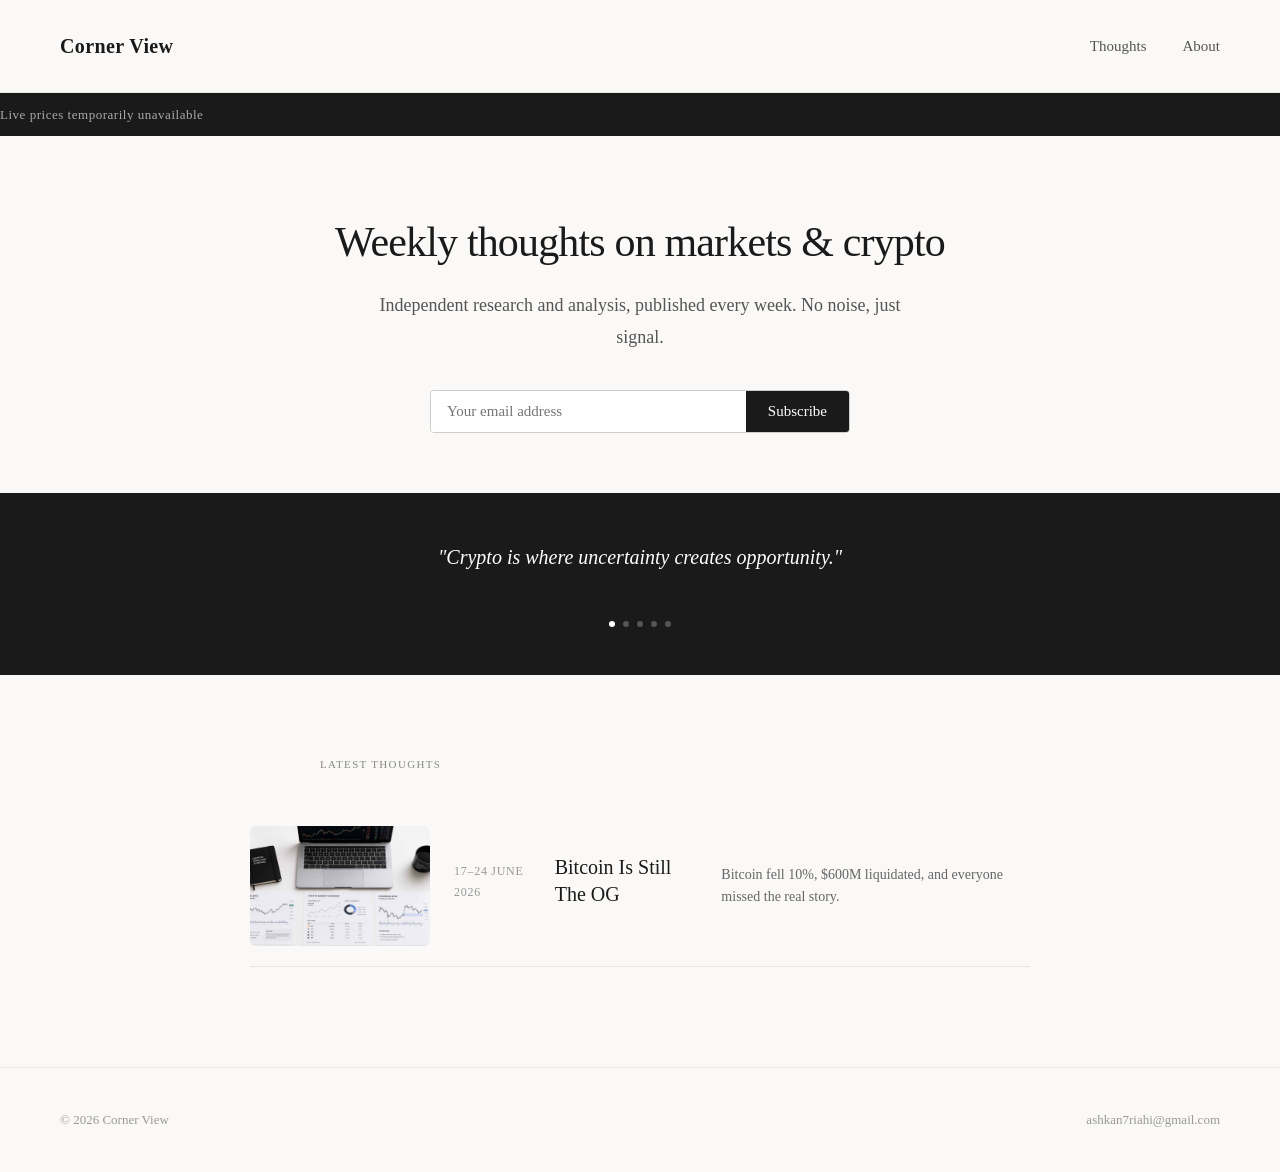
<file: index.html>
<!DOCTYPE html>
<html lang="en">
<head>
  <meta charset="UTF-8" />
  <meta name="viewport" content="width=device-width, initial-scale=1.0" />
  <title>Corner View</title>
  <link rel="stylesheet" href="style.css" />
  <style>
    /* TICKER */
    .ticker-bar {
      background: #1a1a1a;
      color: #fff;
      padding: 10px 0;
      overflow: hidden;
      font-size: 13px;
      letter-spacing: 0.04em;
    }

    .ticker-track {
      display: flex;
      gap: 60px;
      animation: ticker-scroll 30s linear infinite;
      white-space: nowrap;
    }

    .ticker-track:hover {
      animation-play-state: paused;
    }

    .ticker-item {
      display: inline-flex;
      align-items: center;
      gap: 8px;
    }

    .ticker-item .name {
      color: #aaa;
    }

    .ticker-item .price {
      color: #fff;
      font-weight: bold;
    }

    .ticker-item .change.up {
      color: #4caf50;
    }

    .ticker-item .change.down {
      color: #f44336;
    }

    @keyframes ticker-scroll {
      0% { transform: translateX(0); }
      100% { transform: translateX(-50%); }
    }

    /* QUOTE ROTATOR */
    .quote-section {
      background: #1a1a1a;
      padding: 48px 40px;
      text-align: center;
      margin-bottom: 80px;
    }

    .quote-rotator {
      max-width: 680px;
      margin: 0 auto;
      position: relative;
      min-height: 60px;
    }

    .quote-slide {
      position: absolute;
      top: 0;
      left: 0;
      right: 0;
      opacity: 0;
      transition: opacity 0.8s ease;
      font-size: 20px;
      color: #fff;
      font-style: italic;
      line-height: 1.6;
      font-family: 'Georgia', serif;
    }

    .quote-slide.active {
      opacity: 1;
      position: relative;
    }

    .quote-dots {
      display: flex;
      justify-content: center;
      gap: 8px;
      margin-top: 20px;
    }

    .quote-dot {
      width: 6px;
      height: 6px;
      border-radius: 50%;
      background: #555;
      cursor: pointer;
      transition: background 0.3s;
    }

    .quote-dot.active {
      background: #fff;
    }
  </style>
</head>
<body>

  <nav>
    <a href="index.html" class="nav-logo">Corner View</a>
    <ul class="nav-links">
      <li><a href="thoughts.html">Thoughts</a></li>
      <li><a href="about.html">About</a></li>
    </ul>
  </nav>

  <!-- TICKER -->
  <div class="ticker-bar">
    <div class="ticker-track" id="tickerTrack">
      <!-- filled by JS -->
    </div>
  </div>

  <section class="hero">
    <h1>Weekly thoughts on markets & crypto</h1>
    <p>Independent research and analysis, published every week. No noise, just signal.</p>
    <form class="subscribe-form" onsubmit="handleSubscribe(event)">
      <input type="email" placeholder="Your email address" required />
      <button type="submit">Subscribe</button>
    </form>
  </section>

  <!-- QUOTE ROTATOR -->
  <div class="quote-section">
    <div class="quote-rotator" id="quoteRotator">
      <div class="quote-slide active">"Crypto is where uncertainty creates opportunity."</div>
      <div class="quote-slide">"Focus is the skill that separates traders from spectators."</div>
      <div class="quote-slide">"Patience turns noise into opportunity."</div>
      <div class="quote-slide">"Big profits are usually built in the long run, not found overnight."</div>
      <div class="quote-slide">"Trading isn't hard to learn; mastering patience is the real challenge."</div>
    </div>
    <div class="quote-dots" id="quoteDots"></div>
  </div>

  <div class="section-label">Latest thoughts</div>

  <div class="posts-grid">
    <a href="post-1.html" class="post-card">
      <img src="post1.jpg" alt="Bitcoin Weekly" />
      <div class="post-date">17–24 JUNE 2026</div>
      <h3>Bitcoin Is Still The OG</h3>
      <p>Bitcoin fell 10%, $600M liquidated, and everyone missed the real story.</p>
    </a>
  </div>

  <footer>
    <span>© 2026 Corner View</span>
    <a href="mailto:ashkan7riahi@gmail.com">ashkan7riahi@gmail.com</a>
  </footer>

  <script>
    // SUBSCRIBE
    function handleSubscribe(e) {
      e.preventDefault();
      const input = e.target.querySelector('input');
      alert('Thank you! ' + input.value + ' has been subscribed.');
      input.value = '';
    }

    // TICKER
    const coins = ['BTC', 'ETH', 'SOL', 'BNB', 'XRP'];
    async function fetchPrices() {
      try {
        const ids = 'bitcoin,ethereum,solana,binancecoin,ripple';
        const res = await fetch(`https://api.coingecko.com/api/v3/simple/price?ids=${ids}&vs_currencies=usd&include_24hr_change=true`);
        const data = await res.json();
        const map = {
          BTC: data.bitcoin,
          ETH: data.ethereum,
          SOL: data.solana,
          BNB: data.binancecoin,
          XRP: data.ripple
        };
        let html = '';
        for (let i = 0; i < 2; i++) {
          for (const [symbol, info] of Object.entries(map)) {
            if (!info) continue;
            const change = info.usd_24h_change?.toFixed(2);
            const dir = change >= 0 ? 'up' : 'down';
            const arrow = change >= 0 ? '▲' : '▼';
            html += `<span class="ticker-item">
              <span class="name">${symbol}</span>
              <span class="price">$${info.usd.toLocaleString()}</span>
              <span class="change ${dir}">${arrow} ${Math.abs(change)}%</span>
            </span>`;
          }
        }
        document.getElementById('tickerTrack').innerHTML = html;
      } catch (e) {
        document.getElementById('tickerTrack').innerHTML =
          '<span class="ticker-item"><span class="name">Live prices temporarily unavailable</span></span>';
      }
    }
    fetchPrices();
    setInterval(fetchPrices, 60000);

    // QUOTE ROTATOR
    const slides = document.querySelectorAll('.quote-slide');
    const dotsContainer = document.getElementById('quoteDots');
    let current = 0;

    slides.forEach((_, i) => {
      const dot = document.createElement('div');
      dot.className = 'quote-dot' + (i === 0 ? ' active' : '');
      dot.onclick = () => goTo(i);
      dotsContainer.appendChild(dot);
    });

    function goTo(n) {
      slides[current].classList.remove('active');
      dotsContainer.children[current].classList.remove('active');
      current = n;
      slides[current].classList.add('active');
      dotsContainer.children[current].classList.add('active');
    }

    setInterval(() => {
      goTo((current + 1) % slides.length);
    }, 4000);
  </script>

</body>
</html>
</file>
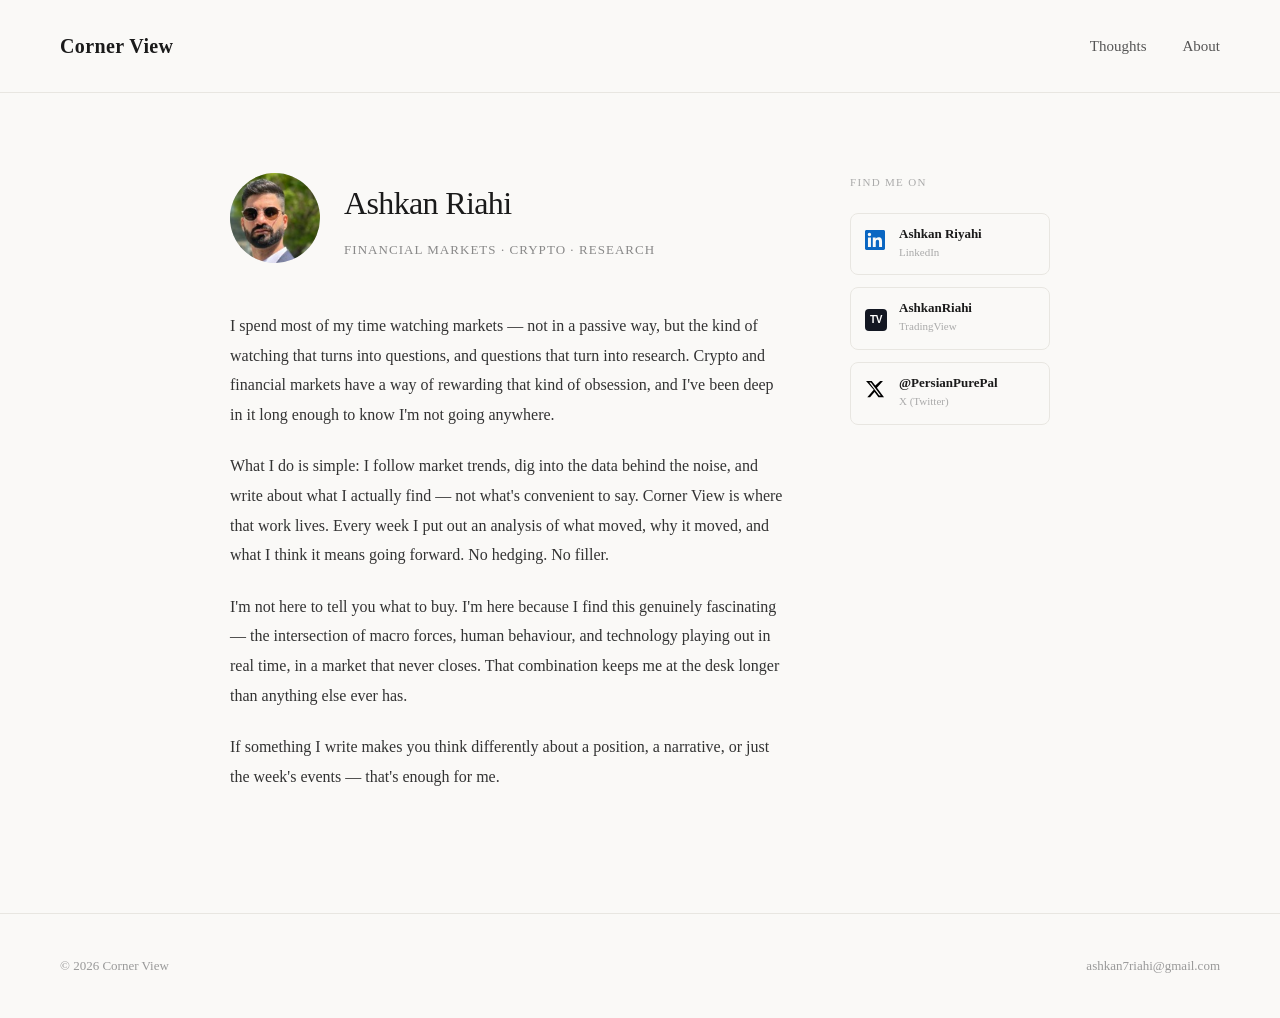
<file: about.html>
<!DOCTYPE html>
<html lang="en">
<head>
  <meta charset="UTF-8" />
  <meta name="viewport" content="width=device-width, initial-scale=1.0" />
  <title>About — Corner View</title>
  <link rel="stylesheet" href="style.css" />
  <style>
    .about-page {
      max-width: 900px;
      margin: 80px auto 100px;
      padding: 0 40px;
      display: flex;
      gap: 60px;
      align-items: flex-start;
    }

    /* LEFT — main content */
    .about-main {
      flex: 1;
    }

    .about-header {
      display: flex;
      align-items: center;
      gap: 24px;
      margin-bottom: 48px;
    }

    .about-header img {
      width: 90px;
      height: 90px;
      border-radius: 50%;
      object-fit: cover;
      object-position: center top;
      flex-shrink: 0;
    }

    .about-header-text h1 {
      font-size: 32px;
      font-weight: normal;
      letter-spacing: -0.02em;
      margin-bottom: 6px;
    }

    .about-header-text .tagline {
      font-size: 13px;
      color: #888;
      letter-spacing: 0.08em;
      text-transform: uppercase;
    }

    .about-body p {
      margin-bottom: 22px;
      color: #333;
      line-height: 1.85;
      font-size: 16px;
    }

    /* RIGHT — sticky social */
    .about-sidebar {
      width: 200px;
      flex-shrink: 0;
      position: sticky;
      top: 100px;
    }

    .sidebar-label {
      font-size: 11px;
      letter-spacing: 0.12em;
      text-transform: uppercase;
      color: #aaa;
      margin-bottom: 20px;
    }

    .social-links {
      display: flex;
      flex-direction: column;
      gap: 12px;
    }

    .social-link {
      display: flex;
      align-items: center;
      gap: 12px;
      text-decoration: none;
      color: #1a1a1a;
      font-size: 14px;
      padding: 12px 14px;
      border: 1px solid #e8e6e1;
      border-radius: 8px;
      transition: border-color 0.2s, background 0.2s;
    }

    .social-link:hover {
      border-color: #1a1a1a;
      background: #f5f4f0;
    }

    .social-link .icon {
      width: 22px;
      flex-shrink: 0;
    }

    .social-link .link-info .name {
      font-size: 13px;
      font-weight: bold;
      line-height: 1.3;
    }

    .social-link .link-info .platform {
      font-size: 11px;
      color: #aaa;
    }

    @media (max-width: 700px) {
      .about-page {
        flex-direction: column;
        gap: 48px;
      }

      .about-sidebar {
        width: 100%;
        position: static;
      }

      .social-links {
        flex-direction: row;
        flex-wrap: wrap;
      }
    }
  </style>
</head>
<body>

  <nav>
    <a href="index.html" class="nav-logo">Corner View</a>
    <ul class="nav-links">
      <li><a href="thoughts.html">Thoughts</a></li>
      <li><a href="about.html">About</a></li>
    </ul>
  </nav>

  <div class="about-page">

    <!-- LEFT -->
    <div class="about-main">

      <div class="about-header">
        <img src="profile.jpg" alt="Ashkan Riahi" />
        <div class="about-header-text">
          <h1>Ashkan Riahi</h1>
          <div class="tagline">Financial Markets · Crypto · Research</div>
        </div>
      </div>

      <div class="about-body">
        <p>
          I spend most of my time watching markets — not in a passive way, but the kind
          of watching that turns into questions, and questions that turn into research.
          Crypto and financial markets have a way of rewarding that kind of obsession,
          and I've been deep in it long enough to know I'm not going anywhere.
        </p>
        <p>
          What I do is simple: I follow market trends, dig into the data behind the noise,
          and write about what I actually find — not what's convenient to say. Corner View
          is where that work lives. Every week I put out an analysis of what moved, why it
          moved, and what I think it means going forward. No hedging. No filler.
        </p>
        <p>
          I'm not here to tell you what to buy. I'm here because I find this genuinely
          fascinating — the intersection of macro forces, human behaviour, and technology
          playing out in real time, in a market that never closes. That combination keeps
          me at the desk longer than anything else ever has.
        </p>
        <p>
          If something I write makes you think differently about a position, a narrative,
          or just the week's events — that's enough for me.
        </p>
      </div>

    </div>

    <!-- RIGHT — sticky sidebar -->
    <div class="about-sidebar">
      <div class="sidebar-label">Find me on</div>
      <div class="social-links">

        <a href="https://www.linkedin.com/in/askanriyahig7" target="_blank" class="social-link">
          <span class="icon">
            <svg xmlns="http://www.w3.org/2000/svg" width="20" height="20" viewBox="0 0 24 24" fill="#0A66C2">
              <path d="M20.447 20.452h-3.554v-5.569c0-1.328-.027-3.037-1.852-3.037-1.853 0-2.136 1.445-2.136 2.939v5.667H9.351V9h3.414v1.561h.046c.477-.9 1.637-1.85 3.37-1.85 3.601 0 4.267 2.37 4.267 5.455v6.286zM5.337 7.433a2.062 2.062 0 0 1-2.063-2.065 2.064 2.064 0 1 1 2.063 2.065zm1.782 13.019H3.555V9h3.564v11.452zM22.225 0H1.771C.792 0 0 .774 0 1.729v20.542C0 23.227.792 24 1.771 24h20.451C23.2 24 24 23.227 24 22.271V1.729C24 .774 23.2 0 22.222 0h.003z"/>
            </svg>
          </span>
          <div class="link-info">
            <div class="name">Ashkan Riyahi</div>
            <div class="platform">LinkedIn</div>
          </div>
        </a>

        <a href="https://www.tradingview.com/u/AshkanRiahi/" target="_blank" class="social-link">
          <span class="icon">
            <span style="display:inline-flex;align-items:center;justify-content:center;width:22px;height:22px;background:#131722;border-radius:4px;font-size:10px;font-weight:bold;color:#fff;letter-spacing:-0.5px;font-family:sans-serif;">TV</span>
          </span>
          <div class="link-info">
            <div class="name">AshkanRiahi</div>
            <div class="platform">TradingView</div>
          </div>
        </a>

        <a href="https://x.com/PersianPurePal" target="_blank" class="social-link">
          <span class="icon">
            <svg xmlns="http://www.w3.org/2000/svg" width="20" height="20" viewBox="0 0 24 24" fill="#000000">
              <path d="M18.244 2.25h3.308l-7.227 8.26 8.502 11.24H16.17l-4.714-6.231-5.401 6.231H2.746l7.73-8.835L1.254 2.25H8.08l4.259 5.63zm-1.161 17.52h1.833L7.084 4.126H5.117z"/>
            </svg>
          </span>
          <div class="link-info">
            <div class="name">@PersianPurePal</div>
            <div class="platform">X (Twitter)</div>
          </div>
        </a>

      </div>
    </div>

  </div>

  <footer>
    <span>© 2026 Corner View</span>
    <a href="mailto:ashkan7riahi@gmail.com">ashkan7riahi@gmail.com</a>
  </footer>

</body>
</html>
</file>
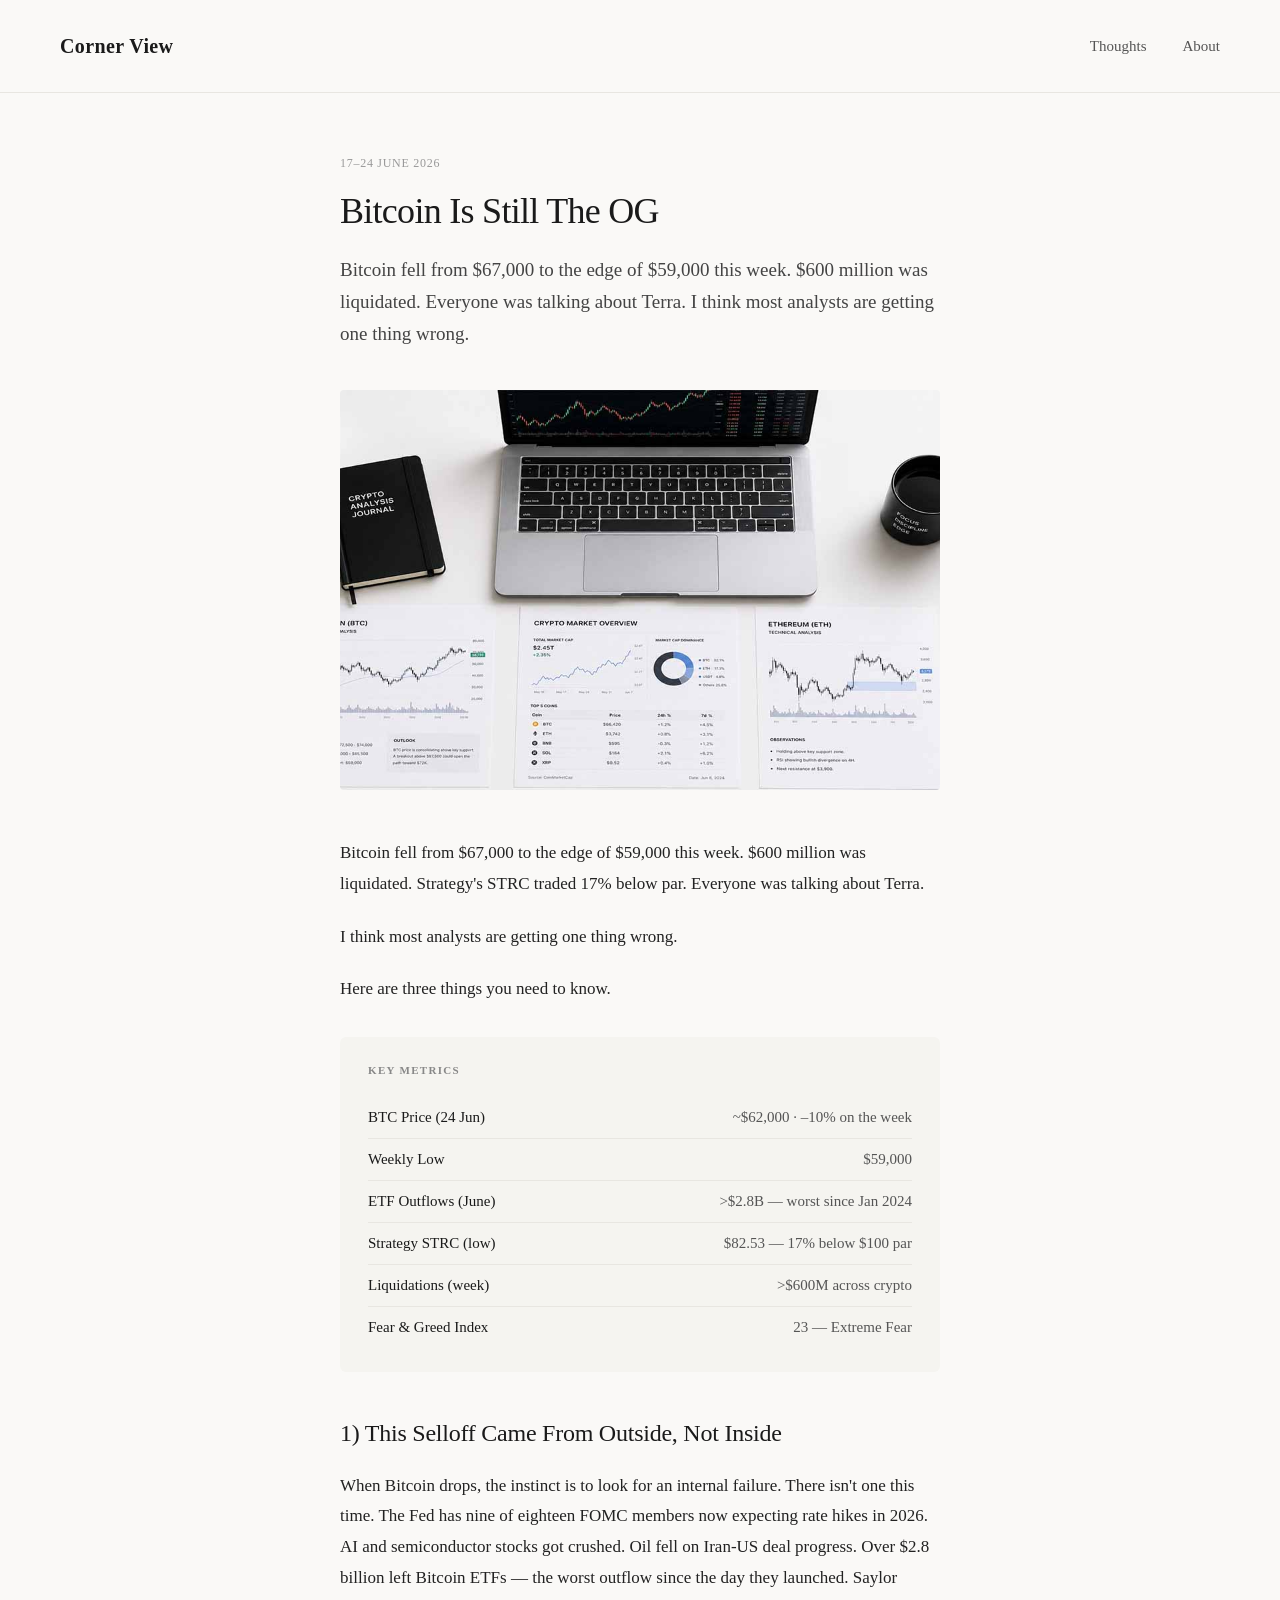
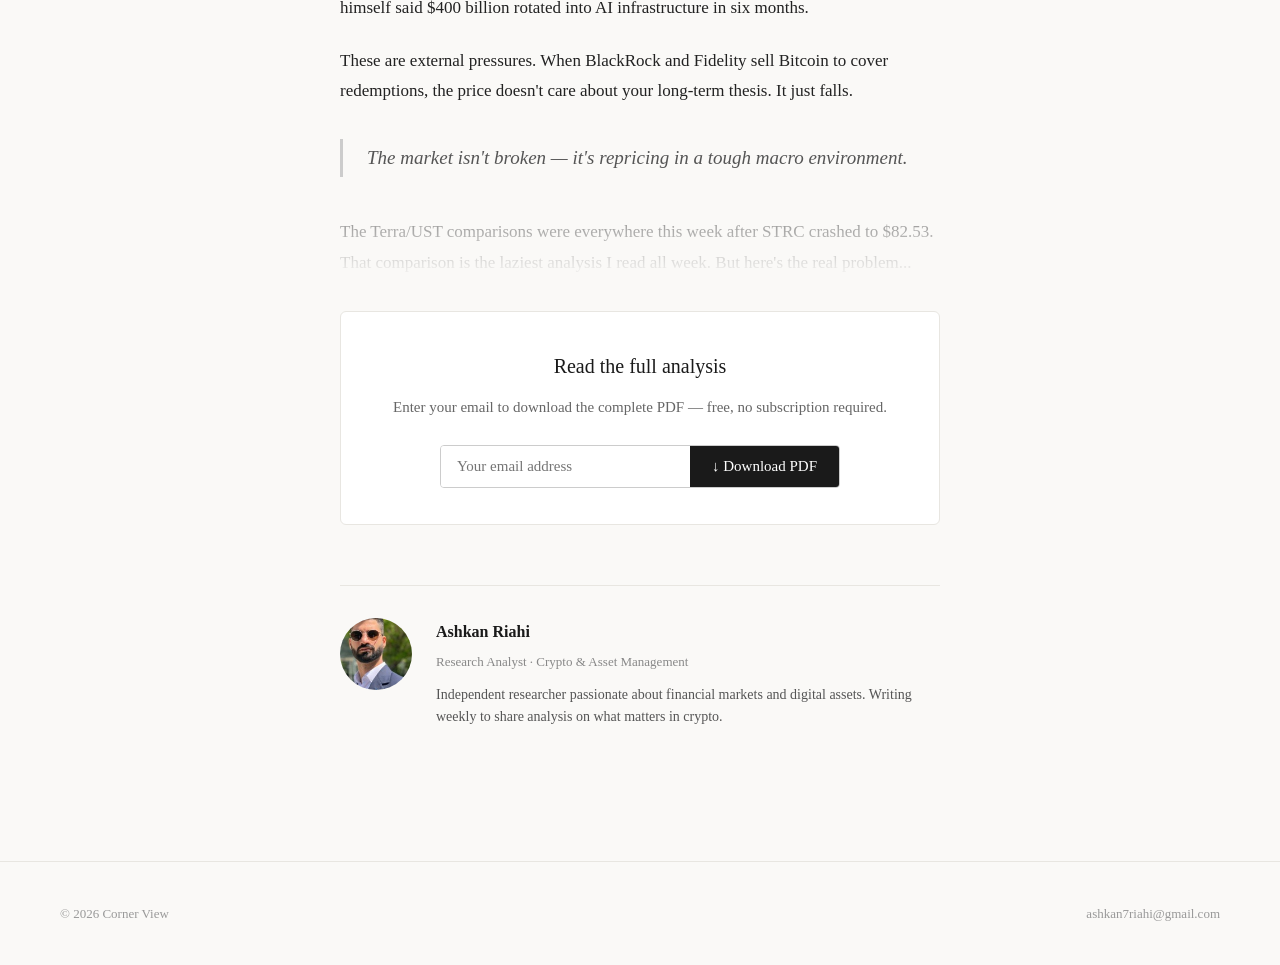
<file: post-1.html>
<!DOCTYPE html>
<html lang="en">
<head>
  <meta charset="UTF-8" />
  <meta name="viewport" content="width=device-width, initial-scale=1.0" />
  <title>Bitcoin Is Still The OG — Corner View</title>
  <link rel="stylesheet" href="style.css" />
  <style>
    .paywall {
      position: relative;
      margin-top: 40px;
    }

    .paywall-fade {
      position: relative;
      max-height: 100px;
      overflow: hidden;
    }

    .paywall-fade::after {
      content: '';
      position: absolute;
      bottom: 0;
      left: 0;
      right: 0;
      height: 100px;
      background: linear-gradient(to bottom, transparent, #faf9f7);
    }

    .paywall-box {
      border: 1px solid #e8e6e1;
      border-radius: 6px;
      padding: 36px 40px;
      text-align: center;
      margin-top: 32px;
      background: #fff;
    }

    .paywall-box h3 {
      font-size: 20px;
      font-weight: normal;
      margin-bottom: 10px;
    }

    .paywall-box p {
      font-size: 15px;
      color: #666;
      margin-bottom: 24px;
    }

    .paywall-form {
      display: flex;
      gap: 0;
      max-width: 400px;
      margin: 0 auto;
      border: 1px solid #ccc;
      border-radius: 4px;
      overflow: hidden;
    }

    .paywall-form input {
      flex: 1;
      padding: 12px 16px;
      border: none;
      font-size: 15px;
      background: #fff;
      outline: none;
      font-family: inherit;
    }

    .paywall-form button {
      padding: 12px 22px;
      background: #1a1a1a;
      color: #fff;
      border: none;
      font-size: 15px;
      cursor: pointer;
      font-family: inherit;
      white-space: nowrap;
    }

    .paywall-form button:hover {
      background: #333;
    }

    .key-metrics {
      background: #f5f4f0;
      border-radius: 6px;
      padding: 24px 28px;
      margin: 32px 0;
    }

    .key-metrics h4 {
      font-size: 11px;
      letter-spacing: 0.12em;
      text-transform: uppercase;
      color: #888;
      margin-bottom: 16px;
    }

    .key-metrics table {
      width: 100%;
      border-collapse: collapse;
      font-size: 15px;
    }

    .key-metrics td {
      padding: 7px 0;
      border-bottom: 1px solid #e8e6e1;
    }

    .key-metrics td:last-child {
      text-align: right;
      color: #555;
    }

    .key-metrics tr:last-child td {
      border-bottom: none;
    }
  </style>
</head>
<body>

  <nav>
    <a href="index.html" class="nav-logo">Corner View</a>
    <ul class="nav-links">
      <li><a href="thoughts.html">Thoughts</a></li>
      <li><a href="about.html">About</a></li>
    </ul>
  </nav>

  <div class="post-container">

    <div class="post-header">
      <div class="post-date">17–24 JUNE 2026</div>
      <h1>Bitcoin Is Still The OG</h1>
      <p class="post-intro">
        Bitcoin fell from $67,000 to the edge of $59,000 this week. $600 million was liquidated.
        Everyone was talking about Terra. I think most analysts are getting one thing wrong.
      </p>
    </div>

    <img class="post-cover" src="post1.jpg" alt="Bitcoin Weekly Analysis" />

    <div class="post-body">

      <p>
        Bitcoin fell from $67,000 to the edge of $59,000 this week. $600 million was liquidated.
        Strategy's STRC traded 17% below par. Everyone was talking about Terra.
      </p>

      <p>I think most analysts are getting one thing wrong.</p>

      <p>Here are three things you need to know.</p>

      <div class="key-metrics">
        <h4>Key Metrics</h4>
        <table>
          <tr><td>BTC Price (24 Jun)</td><td>~$62,000 · –10% on the week</td></tr>
          <tr><td>Weekly Low</td><td>$59,000</td></tr>
          <tr><td>ETF Outflows (June)</td><td>>$2.8B — worst since Jan 2024</td></tr>
          <tr><td>Strategy STRC (low)</td><td>$82.53 — 17% below $100 par</td></tr>
          <tr><td>Liquidations (week)</td><td>>$600M across crypto</td></tr>
          <tr><td>Fear & Greed Index</td><td>23 — Extreme Fear</td></tr>
        </table>
      </div>

      <h2>1) This Selloff Came From Outside, Not Inside</h2>

      <p>
        When Bitcoin drops, the instinct is to look for an internal failure. There isn't one this time.
        The Fed has nine of eighteen FOMC members now expecting rate hikes in 2026. AI and semiconductor
        stocks got crushed. Oil fell on Iran-US deal progress. Over $2.8 billion left Bitcoin ETFs —
        the worst outflow since the day they launched. Saylor himself said $400 billion rotated into
        AI infrastructure in six months.
      </p>

      <p>
        These are external pressures. When BlackRock and Fidelity sell Bitcoin to cover redemptions,
        the price doesn't care about your long-term thesis. It just falls.
      </p>

      <blockquote>
        The market isn't broken — it's repricing in a tough macro environment.
      </blockquote>

    </div>

    <!-- PAYWALL -->
    <div class="paywall">
      <div class="paywall-fade">
        <p style="color:#555; line-height:1.8;">
          The Terra/UST comparisons were everywhere this week after STRC crashed to $82.53.
          That comparison is the laziest analysis I read all week. But here's the real problem...
        </p>
      </div>

      <div class="paywall-box">
        <h3>Read the full analysis</h3>
        <p>Enter your email to download the complete PDF — free, no subscription required.</p>
        <form class="paywall-form" onsubmit="handleDownload(event)">
          <input type="email" placeholder="Your email address" required />
          <button type="submit">↓ Download PDF</button>
        </form>
      </div>
    </div>

    <!-- AUTHOR BOX -->
    <div class="author-box">
      <img src="profile.jpg" alt="Ashkan Riahi" />
      <div class="author-info">
        <h4>Ashkan Riahi</h4>
        <div class="author-title">Research Analyst · Crypto & Asset Management</div>
        <p>
          Independent researcher passionate about financial markets and digital assets.
          Writing weekly to share analysis on what matters in crypto.
        </p>
      </div>
    </div>

  </div>

  <footer>
    <span>© 2026 Corner View</span>
    <a href="mailto:ashkan7riahi@gmail.com">ashkan7riahi@gmail.com</a>
  </footer>

  <script>
    function handleDownload(e) {
      e.preventDefault();
      const email = e.target.querySelector('input').value;
      console.log('Email captured:', email);
      window.location.href = 'Cornerview-on-btc-17-to-24-june.pdf';
    }
  </script>

</body>
</html>
</file>
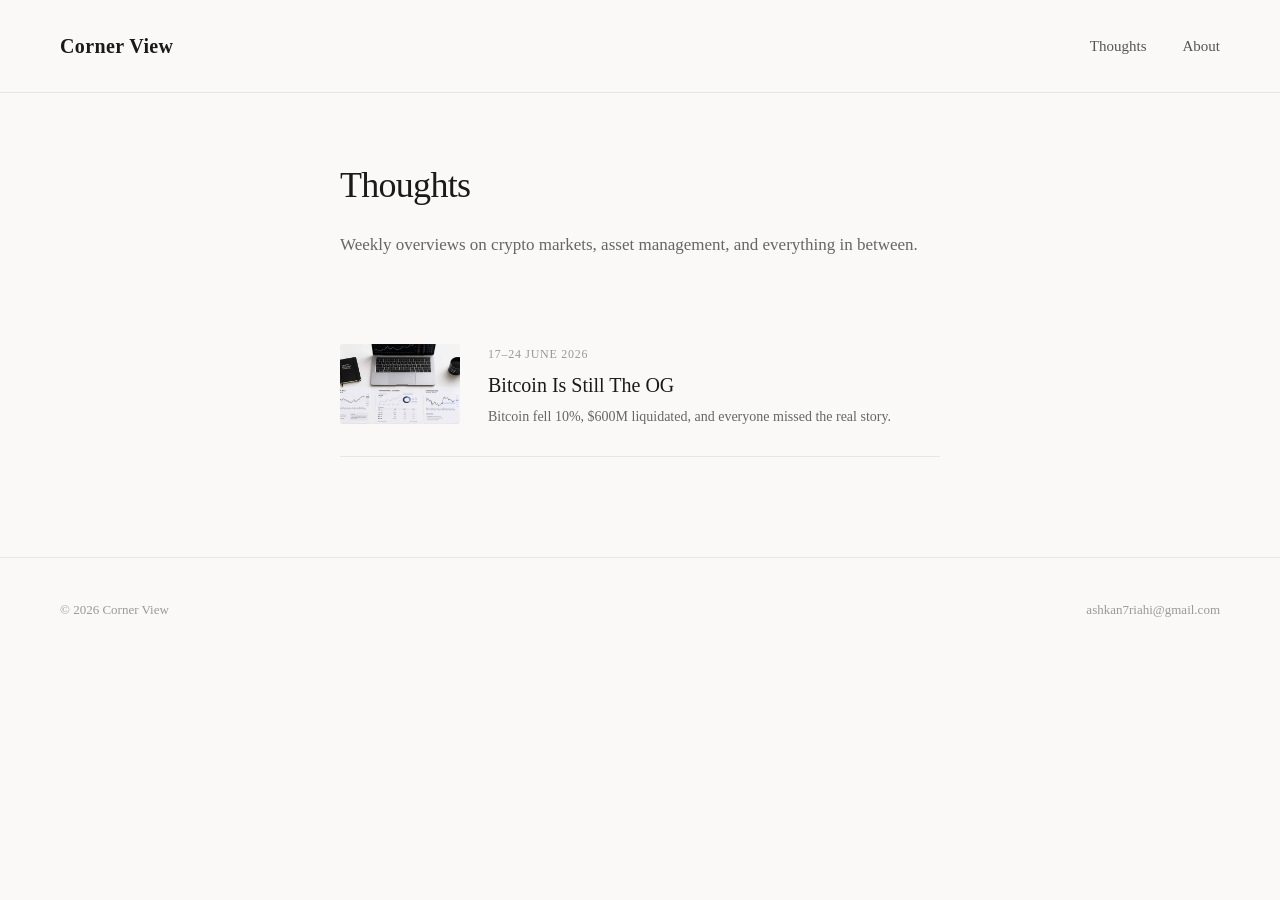
<file: thoughts.html>
<!DOCTYPE html>
<html lang="en">
<head>
  <meta charset="UTF-8" />
  <meta name="viewport" content="width=device-width, initial-scale=1.0" />
  <title>Thoughts — Corner View</title>
  <link rel="stylesheet" href="style.css" />
</head>
<body>

  <nav>
    <a href="index.html" class="nav-logo">Corner View</a>
    <ul class="nav-links">
      <li><a href="thoughts.html">Thoughts</a></li>
      <li><a href="about.html">About</a></li>
    </ul>
  </nav>

  <div class="thoughts-list">
    <h1>Thoughts</h1>
    <p class="page-intro">Weekly overviews on crypto markets, asset management, and everything in between.</p>

    <a href="post-1.html" class="thought-item">
      <img src="post1.jpg" alt="Bitcoin Weekly" />
      <div class="thought-item-text">
        <div class="post-date">17–24 JUNE 2026</div>
        <h3>Bitcoin Is Still The OG</h3>
        <p>Bitcoin fell 10%, $600M liquidated, and everyone missed the real story.</p>
      </div>
    </a>

  </div>

  <footer>
    <span>© 2026 Corner View</span>
    <a href="mailto:ashkan7riahi@gmail.com">ashkan7riahi@gmail.com</a>
  </footer>

</body>
</html>
</file>
<file: style.css>
* {
  margin: 0;
  padding: 0;
  box-sizing: border-box;
}

body {
  font-family: 'Georgia', serif;
  background: #faf9f7;
  color: #1a1a1a;
  font-size: 17px;
  line-height: 1.8;
}

a {
  color: inherit;
  text-decoration: none;
}

/* NAV */
nav {
  display: flex;
  justify-content: space-between;
  align-items: center;
  padding: 28px 60px;
  border-bottom: 1px solid #e8e6e1;
  background: #faf9f7;
  position: sticky;
  top: 0;
  z-index: 100;
}

.nav-logo {
  font-size: 20px;
  font-weight: bold;
  letter-spacing: 0.02em;
}

.nav-links {
  display: flex;
  gap: 36px;
  list-style: none;
  font-size: 15px;
  color: #555;
}

.nav-links a:hover {
  color: #1a1a1a;
}

/* HERO */
.hero {
  max-width: 720px;
  margin: 80px auto 60px;
  padding: 0 40px;
  text-align: center;
}

.hero h1 {
  font-size: 42px;
  font-weight: normal;
  line-height: 1.25;
  margin-bottom: 20px;
  letter-spacing: -0.02em;
}

.hero p {
  font-size: 18px;
  color: #555;
  max-width: 540px;
  margin: 0 auto 36px;
}

/* SUBSCRIBE FORM */
.subscribe-form {
  display: flex;
  gap: 0;
  max-width: 420px;
  margin: 0 auto;
  border: 1px solid #ccc;
  border-radius: 4px;
  overflow: hidden;
}

.subscribe-form input {
  flex: 1;
  padding: 12px 16px;
  border: none;
  font-size: 15px;
  background: #fff;
  outline: none;
  font-family: inherit;
}

.subscribe-form button {
  padding: 12px 22px;
  background: #1a1a1a;
  color: #fff;
  border: none;
  font-size: 15px;
  cursor: pointer;
  font-family: inherit;
  white-space: nowrap;
}

.subscribe-form button:hover {
  background: #333;
}

/* HERO IMAGE */
.hero-image {
  max-width: 860px;
  margin: 0 auto 80px;
  padding: 0 40px;
}

.hero-image img {
  width: 100%;
  height: 320px;
  object-fit: cover;
  object-position: center top;
  display: block;
  border-radius: 4px;
}

/* SECTION LABEL */
.section-label {
  max-width: 720px;
  margin: 0 auto 32px;
  padding: 0 40px;
  font-size: 11px;
  letter-spacing: 0.12em;
  text-transform: uppercase;
  color: #888;
}

/* POSTS GRID */
.posts-grid {
  max-width: 860px;
  margin: 0 auto 100px;
  padding: 0 40px;
  display: flex;
  flex-direction: column;
  gap: 24px;
}

.post-card {
  display: flex;
  gap: 24px;
  align-items: center;
  cursor: pointer;
  padding: 20px 0;
  border-bottom: 1px solid #e8e6e1;
}

.post-card img {
  width: 180px;
  height: 120px;
  object-fit: cover;
  object-position: center;
  display: block;
  border-radius: 6px;
  flex-shrink: 0;
  background: #e0ddd8;
}

.post-card-text {
  flex: 1;
}

.post-card .post-date {
  font-size: 12px;
  color: #999;
  letter-spacing: 0.06em;
  margin-bottom: 8px;
}

.post-card h3 {
  font-size: 20px;
  font-weight: normal;
  line-height: 1.35;
  margin-bottom: 10px;
}

.post-card p {
  font-size: 14px;
  color: #666;
  line-height: 1.6;
}

.post-card:hover h3 {
  text-decoration: underline;
}

/* SINGLE POST */
.post-container {
  max-width: 680px;
  margin: 60px auto 100px;
  padding: 0 40px;
}

.post-header {
  margin-bottom: 40px;
}

.post-header .post-date {
  font-size: 12px;
  color: #999;
  letter-spacing: 0.06em;
  margin-bottom: 14px;
}

.post-header h1 {
  font-size: 36px;
  font-weight: normal;
  line-height: 1.25;
  letter-spacing: -0.02em;
  margin-bottom: 20px;
}

.post-header .post-intro {
  font-size: 19px;
  color: #444;
  line-height: 1.7;
  margin-bottom: 28px;
}

.post-cover {
  width: 100%;
  height: 400px;
  object-fit: cover;
  display: block;
  border-radius: 4px;
  margin-bottom: 48px;
  background: #e0ddd8;
}

/* POST BODY */
.post-body h2 {
  font-size: 24px;
  font-weight: normal;
  margin: 40px 0 16px;
  letter-spacing: -0.01em;
}

.post-body p {
  margin-bottom: 22px;
  color: #222;
}

.post-body blockquote {
  border-left: 3px solid #ccc;
  margin: 32px 0;
  padding: 4px 24px;
  color: #555;
  font-style: italic;
  font-size: 19px;
  line-height: 1.6;
}

/* DOWNLOAD BUTTON */
.download-btn {
  display: inline-flex;
  align-items: center;
  gap: 8px;
  margin: 40px 0;
  padding: 13px 28px;
  background: #1a1a1a;
  color: #fff;
  border-radius: 3px;
  font-size: 15px;
  cursor: pointer;
  border: none;
  font-family: inherit;
  text-decoration: none;
}

.download-btn:hover {
  background: #333;
}

/* AUTHOR BOX */
.author-box {
  display: flex;
  gap: 24px;
  align-items: flex-start;
  margin: 60px 0 0;
  padding: 32px 0;
  border-top: 1px solid #e8e6e1;
}

.author-box img {
  width: 72px;
  height: 72px;
  border-radius: 50%;
  object-fit: cover;
  flex-shrink: 0;
  background: #ddd;
}

.author-info h4 {
  font-size: 16px;
  font-weight: bold;
  margin-bottom: 4px;
}

.author-info .author-title {
  font-size: 13px;
  color: #888;
  margin-bottom: 10px;
}

.author-info p {
  font-size: 14px;
  color: #555;
  line-height: 1.6;
}

/* THOUGHTS LIST PAGE */
.thoughts-list {
  max-width: 680px;
  margin: 60px auto 100px;
  padding: 0 40px;
}

.thoughts-list h1 {
  font-size: 36px;
  font-weight: normal;
  margin-bottom: 12px;
  letter-spacing: -0.02em;
}

.thoughts-list .page-intro {
  font-size: 17px;
  color: #666;
  margin-bottom: 56px;
}

.thought-item {
  display: flex;
  gap: 28px;
  align-items: flex-start;
  padding: 28px 0;
  border-bottom: 1px solid #e8e6e1;
  text-decoration: none;
  color: inherit;
}

.thought-item:hover h3 {
  text-decoration: underline;
}

.thought-item img {
  width: 120px;
  height: 80px;
  object-fit: cover;
  border-radius: 3px;
  flex-shrink: 0;
  background: #e0ddd8;
}

.thought-item-text .post-date {
  font-size: 12px;
  color: #999;
  letter-spacing: 0.06em;
  margin-bottom: 6px;
}

.thought-item-text h3 {
  font-size: 20px;
  font-weight: normal;
  line-height: 1.3;
  margin-bottom: 8px;
}

.thought-item-text p {
  font-size: 14px;
  color: #666;
  line-height: 1.6;
}

/* ABOUT PAGE */
.about-container {
  max-width: 680px;
  margin: 60px auto 100px;
  padding: 0 40px;
}

.about-header {
  display: flex;
  gap: 32px;
  align-items: flex-start;
  margin-bottom: 48px;
}

.about-header img {
  width: 120px;
  height: 120px;
  border-radius: 50%;
  object-fit: cover;
  flex-shrink: 0;
  background: #ddd;
}

.about-header h1 {
  font-size: 36px;
  font-weight: normal;
  margin-bottom: 8px;
  letter-spacing: -0.02em;
}

.about-header .about-tagline {
  font-size: 16px;
  color: #666;
}

.about-body h2 {
  font-size: 22px;
  font-weight: normal;
  margin: 36px 0 14px;
}

.about-body p {
  margin-bottom: 20px;
  color: #333;
}

/* FOOTER */
footer {
  border-top: 1px solid #e8e6e1;
  padding: 40px 60px;
  display: flex;
  justify-content: space-between;
  align-items: center;
  font-size: 13px;
  color: #999;
}

footer a {
  color: #999;
}

footer a:hover {
  color: #333;
}

/* RESPONSIVE */
@media (max-width: 640px) {
  nav {
    padding: 20px 24px;
  }

  .nav-links {
    gap: 20px;
  }

  .hero {
    padding: 0 24px;
    margin: 48px auto 40px;
  }

  .hero h1 {
    font-size: 30px;
  }

  .hero-image,
  .posts-grid,
  .post-container,
  .thoughts-list,
  .about-container {
    padding: 0 24px;
  }

  .author-box {
    flex-direction: column;
  }

  .about-header {
    flex-direction: column;
  }

  .thought-item img {
    display: none;
  }

  footer {
    padding: 28px 24px;
    flex-direction: column;
    gap: 8px;
    text-align: center;
  }
}
</file>
